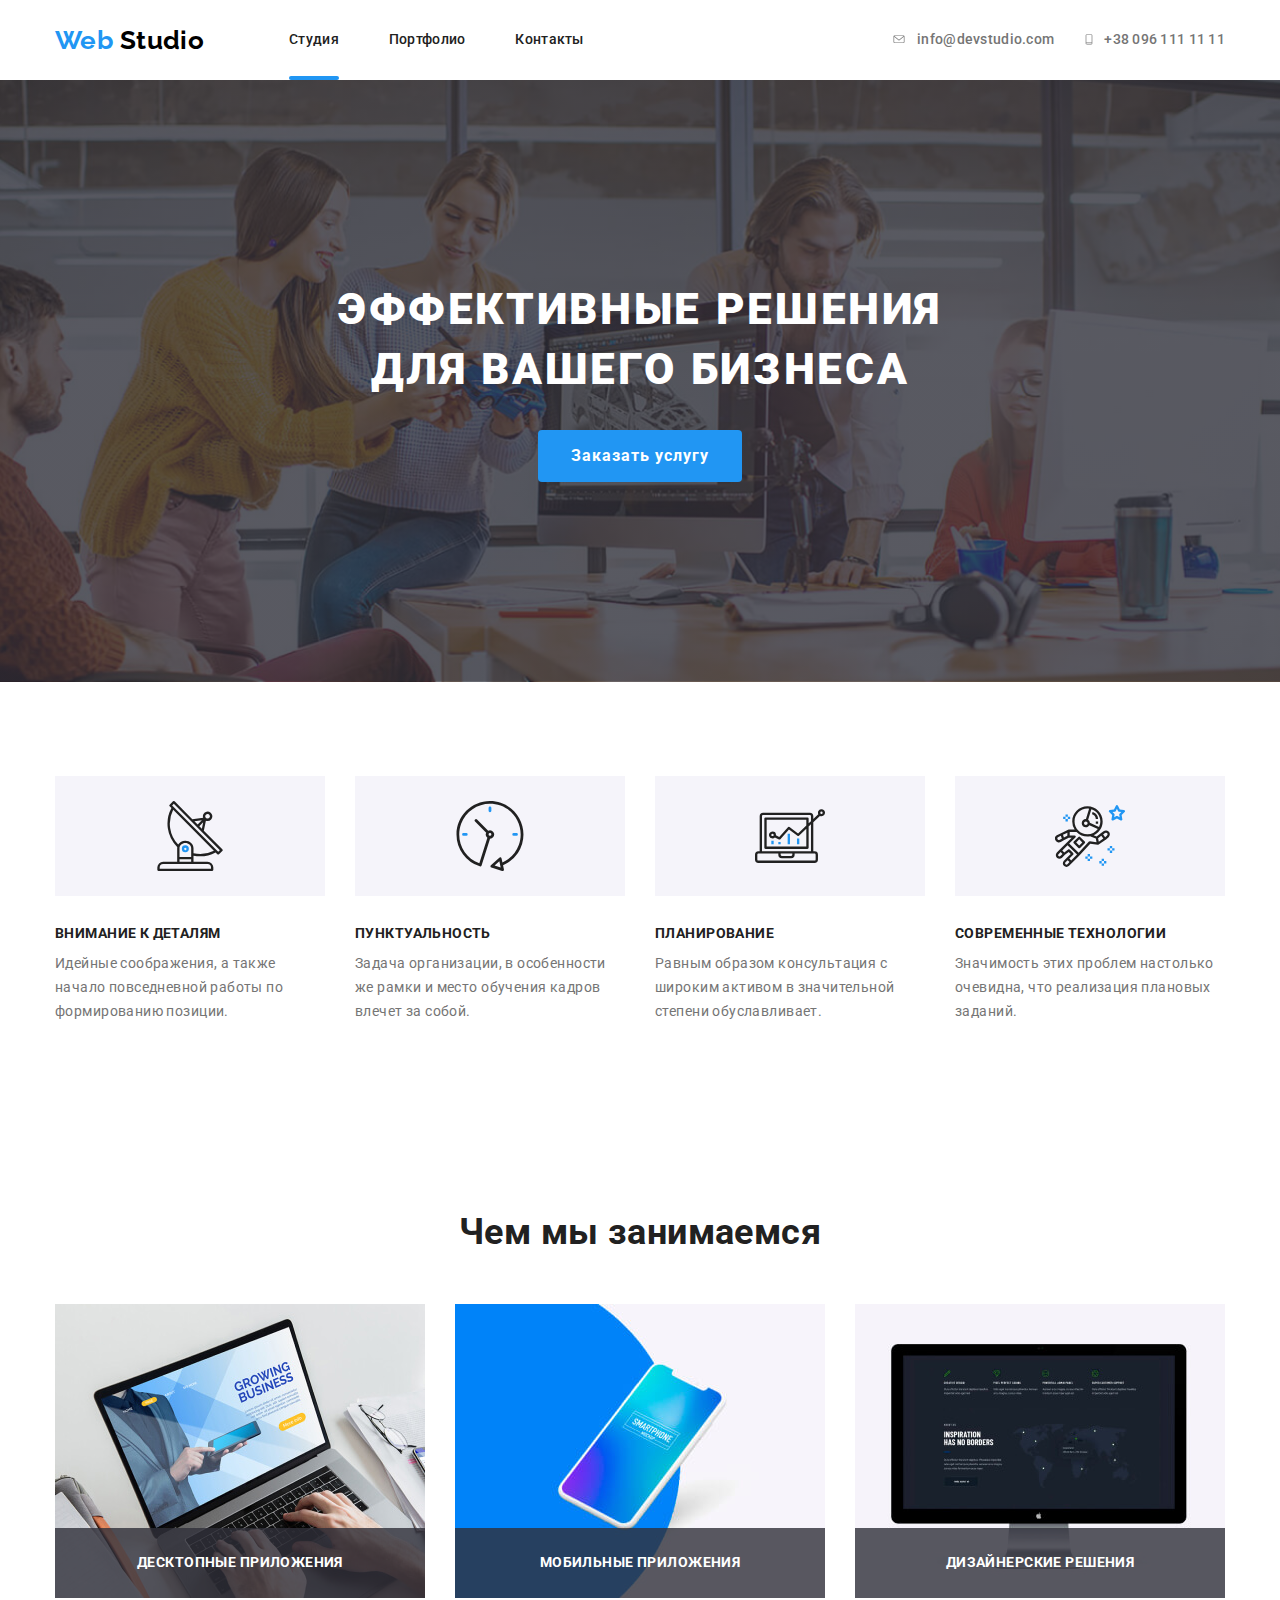
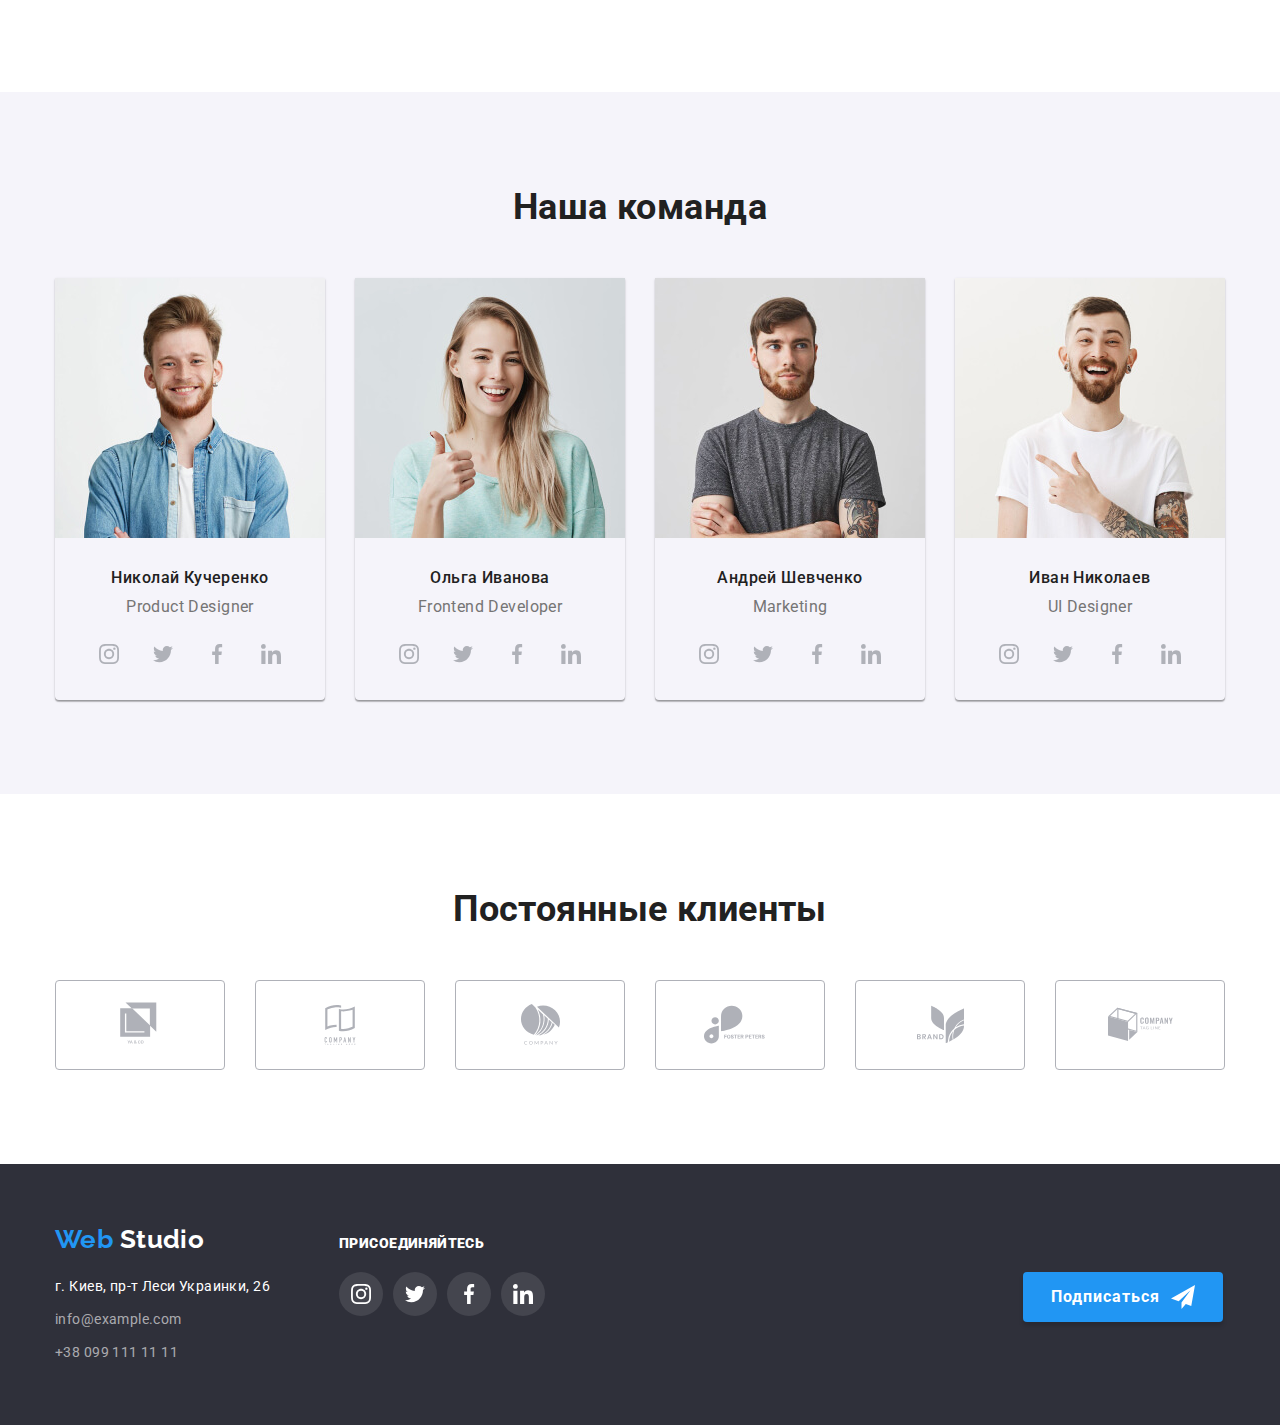
<file: index.html>
<!DOCTYPE html>
<html lang="ru">
  <head>
    <meta charset="UTF-8" />
    <meta name="viewport" content="width=device-width, initial-scale=1.0" />
    <title>Document</title>
    <link
      href="https://fonts.googleapis.com/css2?family=Raleway:wght@700&family=Roboto:wght@400;500;700;900&display=swap"
      rel="stylesheet"
    />
    <link rel="stylesheet" href="./css/normalize.css" />
    <link rel="stylesheet" href="./css/style.css" />
  </head>
  <body>
    <!--Шапка страницы ======================================================================================-->
    <header class="header">
      <div class="container">
        <nav class="nav">
          <a class="logo link" lang="en" href="./index.html"
            ><span class="logo-web">Web</span> Studio</a
          >
          <ul class="nav-list list">
            <li class="nav-list-item">
              <a class="nav-list-link link nav-active-page" href="./index.html"
                >Студия</a
              >
            </li>
            <li class="nav-list-item">
              <a class="nav-list-link link" href="./portfolio.html"
                >Портфолио</a
              >
            </li>
            <li class="nav-list-item">
              <a class="nav-list-link link" href="">Контакты</a>
            </li>
          </ul>
        </nav>
        <ul class="header-contacts list">
          <li class="header-contacts-item">
            <a
              class="header-contacts-link link addres"
              href="mailto:info@devstudio.com"
            >
              <svg
                class="header-contacts-envelope-icon"
                width="16px"
                height="11px"
              >
                <use href="./images/sprite.svg#envelope"></use>
              </svg>
              info@devstudio.com</a
            >
          </li>
          <li class="header-contacts-item">
            <a
              class="header-contacts-link link addres"
              href="tel:+380961111111"
            >
              <svg class="header-contacts-tel-icon" width="10px" height="15px">
                <use href="./images/sprite.svg#tel"></use>
              </svg>
              +38 096 111 11 11</a
            >
          </li>
        </ul>
      </div>
    </header>
    <main>
      <!--Секция Герой ===================================================================-->
      <section class="hero section">
        <h1 class="title-hero">
          Эффективные решения <br />
          для вашего бизнеса
        </h1>
        <button class="button">Заказать услугу</button>
      </section>

      <!--Секция наши преимущества ======================================================-->
      <section class="advantages section">
        <div class="container">
          <h2 class="title" hidden>Наши преимущества</h2>
          <ul class="advantages-list list">
            <li class="advantages-list-item">
              <div class="advantages-icon-box">
                <svg class="advantages-icon">
                  <use href="./images/sprite.svg#antenna"></use>
                </svg>
              </div>

              <h3 class="advantages-list-name">Внимание к деталям</h3>
              <p class="advantages-description">
                Идейные соображения, а также начало повседневной работы по
                формированию позиции.
              </p>
            </li>
            <li class="advantages-list-item">
              <div class="advantages-icon-box">
                <svg class="advantages-icon">
                  <use href="./images/sprite.svg#clock"></use>
                </svg>
              </div>
              <h3 class="advantages-list-name">Пунктуальность</h3>
              <p class="advantages-description">
                Задача организации, в особенности же рамки и место обучения
                кадров влечет за собой.
              </p>
            </li>
            <li class="advantages-list-item">
              <div class="advantages-icon-box">
                <svg class="advantages-icon">
                  <use href="./images/sprite.svg#diagram"></use>
                </svg>
              </div>
              <h3 class="advantages-list-name">Планирование</h3>
              <p class="advantages-description">
                Равным образом консультация с широким активом в значительной
                степени обуславливает.
              </p>
            </li>
            <li class="advantages-list-item">
              <div class="advantages-icon-box">
                <svg class="advantages-icon">
                  <use href="./images/sprite.svg#astronaut"></use>
                </svg>
              </div>
              <h3 class="advantages-list-name">Современные технологии</h3>
              <p class="advantages-description">
                Значимость этих проблем настолько очевидна, что реализация
                плановых заданий.
              </p>
            </li>
          </ul>
        </div>
      </section>
      <!--Чем мы занимаемся ==============================================================-->
      <section class="we-doing section">
        <h2 class="title">Чем мы занимаемся</h2>
        <div class="container">
          <ul class="we-doing-list list">
            <li class="we-doing-list-item">
              <img
                class="we-doing-img"
                src="./images/desktopapplications.jpg"
                alt="Ноутбук на столе"
                width="370"
                height="294"
              />
              <p class="we-doing-description">Десктопные приложения</p>
            </li>
            <li class="we-doing-list-item">
              <img
                class="we-doing-img"
                src="./images/mobileapplications.jpg"
                alt="Смартфон"
                width="370"
                height="294"
              />
              <p class="we-doing-description">Мобильные приложения</p>
            </li>
            <li class="we-doing-list-item">
              <img
                class="we-doing-img"
                src="./images/designsolutions.jpg"
                alt="Монитор"
                width="370"
                height="294"
              />
              <p class="we-doing-description">Дизайнерские решения</p>
            </li>
          </ul>
        </div>
      </section>
      <!--Наша команда-->
      <section class="our-team section">
        <h2 class="title">Наша команда</h2>
        <div class="container">
          <ul class="our-team-list list">
            <li class="our-team-item">
              <img
                class="our-team-img"
                src="./images/productdesigner.jpg"
                alt="Фото Николая Кучеренко"
                width="270"
                height="260"
              />
              <h3 class="our-team-name">Николай Кучеренко</h3>
              <p class="our-team-profession" lang="en">Product Designer</p>
              <ul class="our-team-social-list list">
                <li class="our-team-social-item">
                  <a
                    class="our-team-social-link link"
                    href=""
                    aria-label="иконка Инстаграма"
                  >
                    <svg class="our-team-social-icon">
                      <use href="./images/sprite.svg#instagram"></use>
                    </svg>
                  </a>
                </li>
                <li class="our-team-social-item">
                  <a
                    class="our-team-social-link link"
                    href=""
                    aria-label="иконка Твиттера"
                  >
                    <svg class="our-team-social-icon">
                      <use href="./images/sprite.svg#twitter"></use>
                    </svg>
                  </a>
                </li>
                <li class="our-team-social-item">
                  <a
                    class="our-team-social-link link"
                    href=""
                    aria-label="иконка Фейсбука"
                  >
                    <svg class="our-team-social-icon">
                      <use href="./images/sprite.svg#facebook"></use>
                    </svg>
                  </a>
                </li>
                <li class="our-team-social-item">
                  <a
                    class="our-team-social-link link"
                    href=""
                    aria-label="иконка Линкедина"
                  >
                    <svg class="our-team-social-icon">
                      <use href="./images/sprite.svg#linkedin"></use>
                    </svg>
                  </a>
                </li>
              </ul>
            </li>
            <li class="our-team-item">
              <img
                class="our-team-img"
                src="./images/frontenddeveloper.jpg"
                alt="Фото Ольги Ивановой"
                width="270"
                height="260"
              />
              <h3 class="our-team-name">Ольга Иванова</h3>
              <p class="our-team-profession" lang="en">Frontend Developer</p>
              <ul class="our-team-social-list list">
                <li class="our-team-social-item">
                  <a
                    class="our-team-social-link link"
                    href=""
                    aria-label="иконка Инстаграма"
                  >
                    <svg class="our-team-social-icon">
                      <use href="./images/sprite.svg#instagram"></use>
                    </svg>
                  </a>
                </li>
                <li class="our-team-social-item">
                  <a
                    class="our-team-social-link link"
                    href=""
                    aria-label="иконка Твиттера"
                  >
                    <svg class="our-team-social-icon">
                      <use href="./images/sprite.svg#twitter"></use>
                    </svg>
                  </a>
                </li>
                <li class="our-team-social-item">
                  <a
                    class="our-team-social-link link"
                    href=""
                    aria-label="иконка Фейсбука"
                  >
                    <svg class="our-team-social-icon">
                      <use href="./images/sprite.svg#facebook"></use>
                    </svg>
                  </a>
                </li>
                <li class="our-team-social-item">
                  <a
                    class="our-team-social-link link"
                    href=""
                    aria-label="иконка Линкедина"
                  >
                    <svg class="our-team-social-icon">
                      <use href="./images/sprite.svg#linkedin"></use>
                    </svg>
                  </a>
                </li>
              </ul>
            </li>
            <li class="our-team-item">
              <img
                class="our-team-img"
                src="./images/marketing1.jpg"
                alt="Фото Андрея Шевченка"
                width="270"
                height="260"
              />
              <h3 class="our-team-name">Андрей Шевченко</h3>
              <p class="our-team-profession" lang="en">Marketing</p>
              <ul class="our-team-social-list list">
                <li class="our-team-social-item">
                  <a
                    class="our-team-social-link link"
                    href=""
                    aria-label="иконка Инстаграма"
                  >
                    <svg class="our-team-social-icon">
                      <use href="./images/sprite.svg#instagram"></use>
                    </svg>
                  </a>
                </li>
                <li class="our-team-social-item">
                  <a
                    class="our-team-social-link link"
                    href=""
                    aria-label="иконка Твиттера"
                  >
                    <svg class="our-team-social-icon">
                      <use href="./images/sprite.svg#twitter"></use>
                    </svg>
                  </a>
                </li>
                <li class="our-team-social-item">
                  <a
                    class="our-team-social-link link"
                    href=""
                    aria-label="иконка Фейсбука"
                  >
                    <svg class="our-team-social-icon">
                      <use href="./images/sprite.svg#facebook"></use>
                    </svg>
                  </a>
                </li>
                <li class="our-team-social-item">
                  <a
                    class="our-team-social-link link"
                    href=""
                    aria-label="иконка Линкедина"
                  >
                    <svg class="our-team-social-icon">
                      <use href="./images/sprite.svg#linkedin"></use>
                    </svg>
                  </a>
                </li>
              </ul>
            </li>
            <li class="our-team-item">
              <img
                class="our-team-img"
                src="./images/uidesigner.jpg"
                alt="Фото Ивана Николаева"
                width="270"
                height="260"
              />
              <h3 class="our-team-name">Иван Николаев</h3>
              <p class="our-team-profession" lang="en">UI Designer</p>
              <ul class="our-team-social-list list">
                <li class="our-team-social-item">
                  <a
                    class="our-team-social-link link"
                    href=""
                    aria-label="иконка Инстаграма"
                  >
                    <svg class="our-team-social-icon">
                      <use href="./images/sprite.svg#instagram"></use>
                    </svg>
                  </a>
                </li>
                <li class="our-team-social-item">
                  <a
                    class="our-team-social-link link"
                    href=""
                    aria-label="иконка Твиттера"
                  >
                    <svg class="our-team-social-icon">
                      <use href="./images/sprite.svg#twitter"></use>
                    </svg>
                  </a>
                </li>
                <li class="our-team-social-item">
                  <a
                    class="our-team-social-link link"
                    href=""
                    aria-label="иконка Фейсбука"
                  >
                    <svg class="our-team-social-icon">
                      <use href="./images/sprite.svg#facebook"></use>
                    </svg>
                  </a>
                </li>
                <li class="our-team-social-item">
                  <a
                    class="our-team-social-link link"
                    href=""
                    aria-label="иконка Линкедина"
                  >
                    <svg class="our-team-social-icon">
                      <use href="./images/sprite.svg#linkedin"></use>
                    </svg>
                  </a>
                </li>
              </ul>
            </li>
          </ul>
        </div>
      </section>
      <!-- Постоянные клиенты ========================================================== -->
      <section class="client section">
        <h2 class="title">Постоянные клиенты</h2>
        <div class="container">
          <ul class="client-list list">
            <li class="client-list-item">
              <a class="client-list-link link" href="" target="_blank">
                <svg class="client-icon" width="44px" height="49px">
                  <use href="./images/sprite.svg#logo-1"></use>
                </svg>
              </a>
            </li>
            <li class="client-list-item">
              <a class="client-list-link link" href="" target="_blank"
                ><svg class="client-icon" width="40px" height="52px">
                  <use href="./images/sprite.svg#logo-2"></use>
                </svg>
              </a>
            </li>
            <li class="client-list-item">
              <a class="client-list-link link" href="" target="_blank"
                ><svg class="client-icon" width="41px" height="43px">
                  <use href="./images/sprite.svg#logo-3"></use>
                </svg>
              </a>
            </li>
            <li class="client-list-item">
              <a class="client-list-link link" href="" target="_blank"
                ><svg class="client-icon" width="110px" height="72px">
                  <use href="./images/sprite.svg#logo-4"></use>
                </svg>
              </a>
            </li>
            <li class="client-list-item">
              <a class="client-list-link link" href="" target="_blank"
                ><svg class="client-icon" width="59px" height="47px">
                  <use href="./images/sprite.svg#logo-5"></use>
                </svg>
              </a>
            </li>
            <li class="client-list-item">
              <a class="client-list-link link" href="" target="_blank"
                ><svg class="client-icon" width="109px" height="65px">
                  <use href="./images/sprite.svg#logo-6"></use>
                </svg>
              </a>
            </li>
          </ul>
        </div>
      </section>
    </main>
    <!--Подвал страницы ==========================================================-->
    <footer class="footer">
      <div class="container">
        <div class="footer-logo-addres">
          <a class="footer-logo link" lang="en" href="/"
            ><span class="logo-web">Web</span> Studio</a
          >
          <ul class="footer-address">
            <li class="footer-address-list list">
              <address>
                <a
                  class="footer-address-map link"
                  href="https://goo.gl/maps/NYQeoohzYoHwTypw7"
                  target="_blank"
                  >г. Киев, пр-т Леси Украинки, 26</a
                >
              </address>
            </li>
            <li class="footer-address-list list">
              <a class="footer-address-mail link" href="mailto:info@example.com"
                >info@example.com</a
              >
            </li>
            <li class="footer-address-list list">
              <a class="footer-address-tel link" href="tel:+380991111111"
                >+38 099 111 11 11</a
              >
            </li>
          </ul>
        </div>
        <div class="footer-join">
          <p class="join"><b>ПРИСОЕДИНЯЙТЕСЬ</b></p>
          <ul class="footer-social-list list">
            <li class="footer-social-item">
              <a
                class="footer-social-link link"
                href=""
                aria-label="иконка Инстаграма"
              >
                <svg class="footer-social-icon">
                  <use href="./images/sprite.svg#instagram"></use>
                </svg>
              </a>
            </li>
            <li class="footer-social-item">
              <a
                class="footer-social-link link"
                href=""
                aria-label="иконка Твиттера"
              >
                <svg class="footer-social-icon">
                  <use href="./images/sprite.svg#twitter"></use>
                </svg>
              </a>
            </li>
            <li class="footer-social-item">
              <a
                class="footer-social-link link"
                href=""
                aria-label="иконка Фейсбука"
              >
                <svg class="footer-social-icon">
                  <use href="./images/sprite.svg#facebook"></use>
                </svg>
              </a>
            </li>
            <li class="footer-social-item">
              <a
                class="footer-social-link link"
                href=""
                aria-label="иконка Линкедина"
              >
                <svg class="footer-social-icon">
                  <use href="./images/sprite.svg#linkedin"></use>
                </svg>
              </a>
            </li>
          </ul>
        </div>
        <div class="footer-subscribe">
          <button class="subscribe">
            Подписаться
            <svg class="footer-subscribe-icon">
              <use href="./images/sprite.svg#icon-send"></use>
            </svg>
          </button>
        </div>
      </div>
    </footer>
  </body>
</html>
</file>
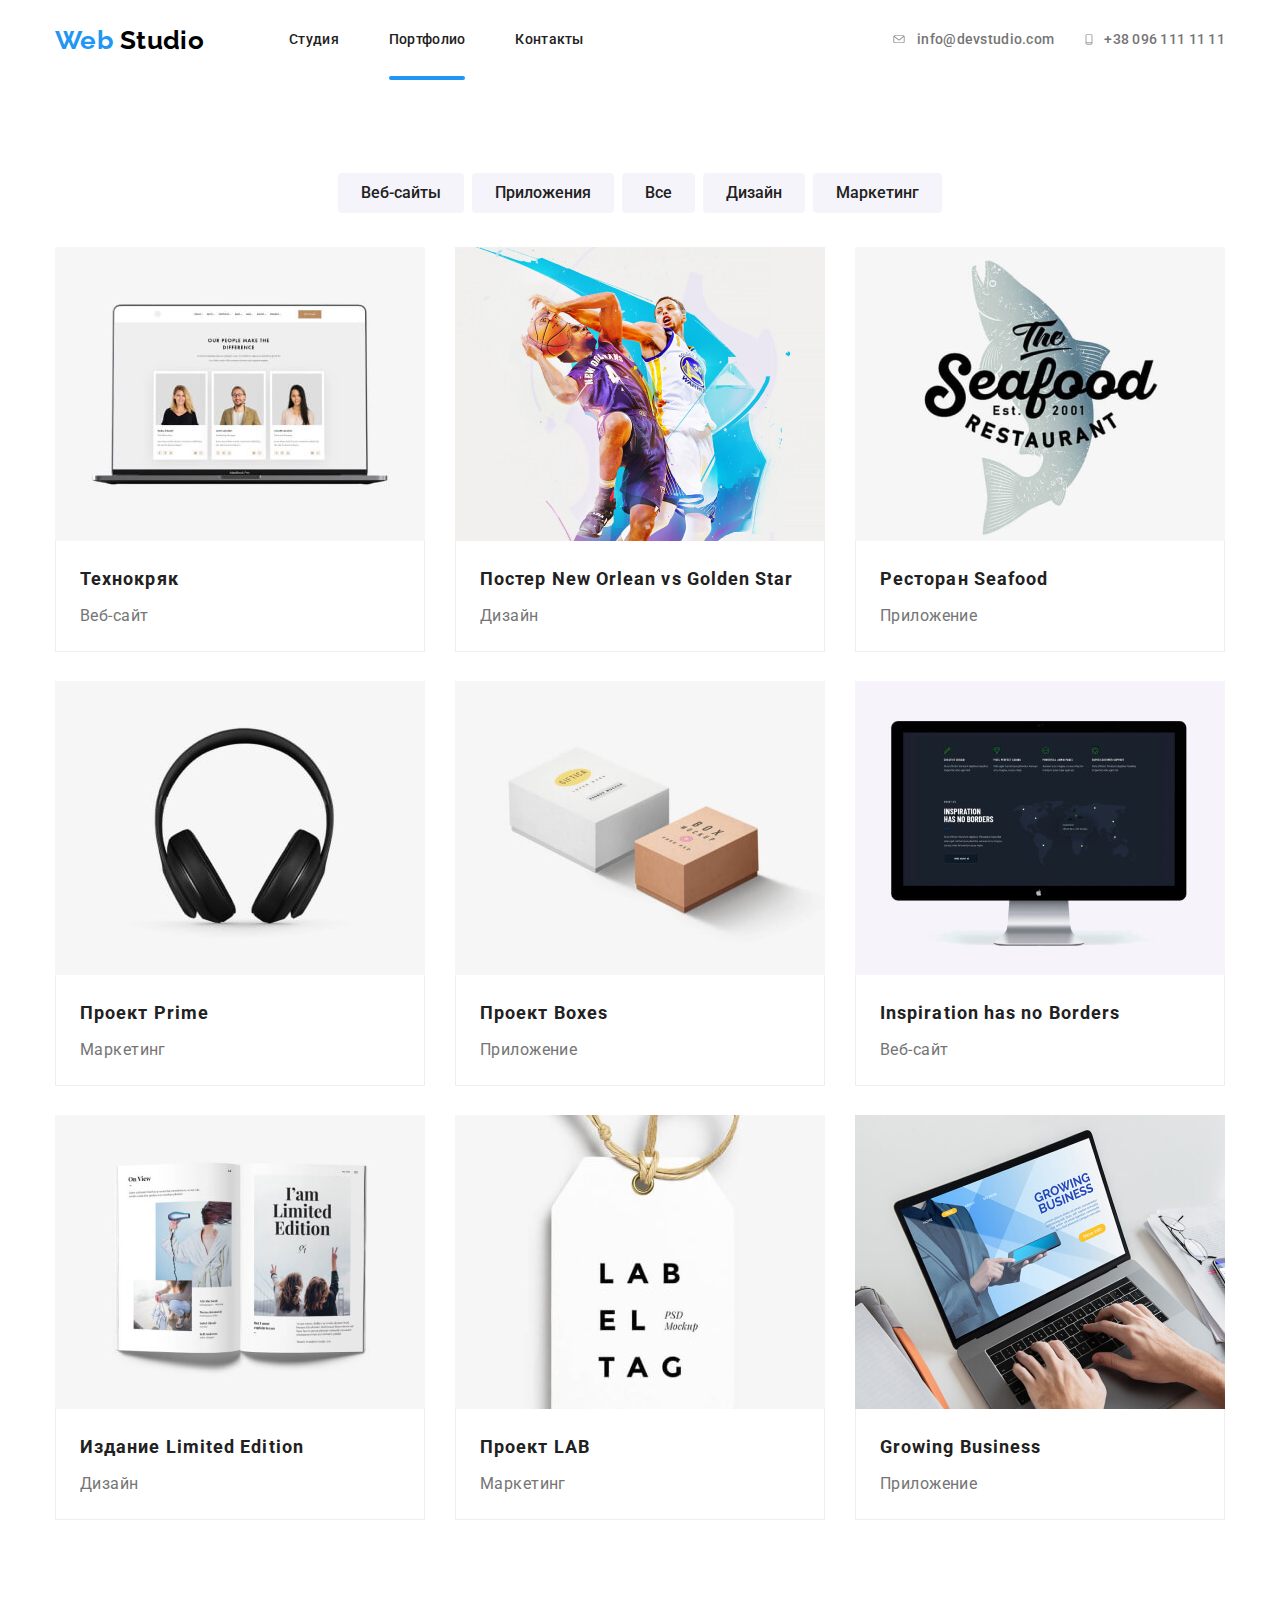
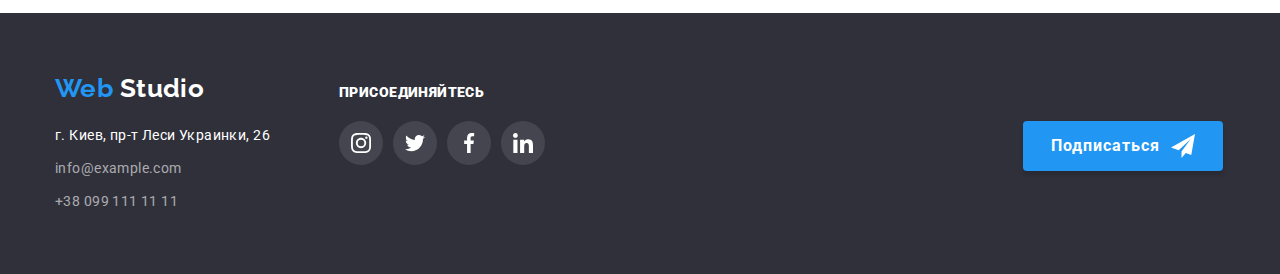
<file: portfolio.html>
<!DOCTYPE html>
<html lang="ru">
  <head>
    <meta charset="UTF-8" />
    <meta name="viewport" content="width=device-width, initial-scale=1.0" />
    <title>Document</title>
    <link
      href="https://fonts.googleapis.com/css2?family=Raleway:wght@700&family=Roboto:wght@400;500;700;900&display=swap"
      rel="stylesheet"
    />
    <link rel="stylesheet" href="./css/normalize.css" />
    <link rel="stylesheet" href="./css/style.css" />
  </head>
  <body>
    <!--Шапка страницы-->
    <header class="header">
      <div class="container">
        <nav class="nav">
          <a class="logo link" lang="en" href="./index.html"
            ><span class="logo-web">Web</span> Studio</a
          >
          <ul class="nav-list list">
            <li class="nav-list-item">
              <a class="nav-list-link link" href="./index.html">Студия</a>
            </li>
            <li class="nav-list-item">
              <a
                class="nav-list-link link nav-active-page"
                href="./portfolio.html"
                >Портфолио</a
              >
            </li>
            <li class="nav-list-item">
              <a class="nav-list-link link" href="">Контакты</a>
            </li>
          </ul>
        </nav>
        <ul class="header-contacts list">
          <li class="header-contacts-item">
            <a
              class="header-contacts-link link addres"
              href="mailto:info@devstudio.com"
            >
              <svg
                class="header-contacts-envelope-icon"
                width="16px"
                height="11px"
              >
                <use href="./images/sprite.svg#envelope"></use>
              </svg>
              info@devstudio.com</a
            >
          </li>
          <li class="header-contacts-item">
            <a
              class="header-contacts-link link addres"
              href="tel:+380961111111"
            >
              <svg class="header-contacts-tel-icon" width="10px" height="15px">
                <use href="./images/sprite.svg#tel"></use>
              </svg>
              +38 096 111 11 11</a
            >
          </li>
        </ul>
      </div>
    </header>
    <main>
      <!--Cекция Портфолио==============================================================-->
      <!--Фильтры-->
      <section class="filter">
        <h1 hidden>Портфолио</h1>
        <div class="container section-filter-button">
          <ul class="filter-button-list list">
            <li class="filter-button-item">
              <button class="filter-button link" type="button">
                Веб-сайты
              </button>
            </li>
            <li class="filter-button-item">
              <button class="filter-button link" type="button">
                Приложения
              </button>
            </li>
            <li class="filter-button-item">
              <button class="filter-button link" type="button">Все</button>
            </li>
            <li class="filter-button-item">
              <button class="filter-button link" type="button">Дизайн</button>
            </li>
            <li class="filter-button-item">
              <button class="filter-button link" type="button">
                Маркетинг
              </button>
            </li>
          </ul>
        </div>

        <!--Примеры работ-->
        <div class="container section-work-examples">
          <ul class="work-examples-list list">
            <li class="work-examples-item">
              <a class="work-examples-link link" href="">
                <div class="work-examples-overlay">
                  <img
                    src="./images/potfolio-images/project1.jpg"
                    alt="ноутбук с изображением сайта"
                    width="370"
                    height="294"
                  />
                  <p class="work-examples-description">
                    Технокряк это современная площадка распространения
                    коронавируса. Компании используют эту платформу для
                    цифрового шпионажа и атак на защищённые сервера конкурентов.
                  </p>
                </div>
                <div class="work-examples-title-subtitle">
                  <h2 class="work-examples-title">Технокряк</h2>
                  <p class="work-examples-subtitle">Веб-сайт</p>
                </div>
              </a>
            </li>
            <li class="work-examples-item">
              <a class="work-examples-link link" href="">
                <div class="work-examples-overlay">
                  <img
                    src="./images/potfolio-images/project2.jpg"
                    alt="игра в баскетбол"
                    width="370"
                    height="294"
                  />
                  <p class="work-examples-description">
                    Технокряк это современная площадка распространения
                    коронавируса. Компании используют эту платформу для
                    цифрового шпионажа и атак на защищённые сервера конкурентов.
                  </p>
                </div>
                <div class="work-examples-title-subtitle">
                  <h2 class="work-examples-title">
                    Постер <span lang="en">New Orlean vs Golden Star</span>
                  </h2>
                  <p class="work-examples-subtitle">Дизайн</p>
                </div>
              </a>
            </li>
            <li class="work-examples-item">
              <a class="work-examples-link link" href="">
                <div class="work-examples-overlay">
                  <img
                    src="./images/potfolio-images/project3.jpg"
                    alt="логотип ресторана"
                    width="370"
                    height="294"
                  />
                  <p class="work-examples-description">
                    Технокряк это современная площадка распространения
                    коронавируса. Компании используют эту платформу для
                    цифрового шпионажа и атак на защищённые сервера конкурентов.
                  </p>
                </div>

                <div class="work-examples-title-subtitle">
                  <h2 class="work-examples-title">
                    Ресторан <span lang="en">Seafood</span>
                  </h2>
                  <p class="work-examples-subtitle">Приложение</p>
                </div>
              </a>
            </li>
            <li class="work-examples-item">
              <a class="work-examples-link link" href="">
                <div class="work-examples-overlay">
                  <img
                    src="./images/potfolio-images/project4.jpg"
                    alt="наушники"
                    width="370"
                    height="294"
                  />
                  <p class="work-examples-description">
                    Технокряк это современная площадка распространения
                    коронавируса. Компании используют эту платформу для
                    цифрового шпионажа и атак на защищённые сервера конкурентов.
                  </p>
                </div>

                <div class="work-examples-title-subtitle">
                  <h2 class="work-examples-title">
                    Проект <span lang="en">Prime</span>
                  </h2>
                  <p class="work-examples-subtitle">Маркетинг</p>
                </div>
              </a>
            </li>
            <li class="work-examples-item">
              <a class="work-examples-link link" href="">
                <div class="work-examples-overlay">
                  <img
                    src="./images/potfolio-images/project5.jpg"
                    alt="картонные коробки"
                    width="370"
                    height="294"
                  />
                  <p class="work-examples-description">
                    Технокряк это современная площадка распространения
                    коронавируса. Компании используют эту платформу для
                    цифрового шпионажа и атак на защищённые сервера конкурентов.
                  </p>
                </div>
                <div class="work-examples-title-subtitle">
                  <h2 class="work-examples-title">
                    Проект <span lang="en">Boxes</span>
                  </h2>
                  <p class="work-examples-subtitle">Приложение</p>
                </div>
              </a>
            </li>
            <li class="work-examples-item">
              <a class="work-examples-link link" href="">
                <div class="work-examples-overlay">
                  <img
                    src="./images/potfolio-images/project6.jpg"
                    alt="монитор"
                    width="370"
                    height="294"
                  />
                  <p class="work-examples-description">
                    Технокряк это современная площадка распространения
                    коронавируса. Компании используют эту платформу для
                    цифрового шпионажа и атак на защищённые сервера конкурентов.
                  </p>
                </div>
                <div class="work-examples-title-subtitle">
                  <h2 class="work-examples-title" lang="en">
                    Inspiration has no Borders
                  </h2>
                  <p class="work-examples-subtitle">Веб-сайт</p>
                </div>
              </a>
            </li>
            <li class="work-examples-item">
              <a class="work-examples-link link" href="">
                <div class="work-examples-overlay">
                  <img
                    src="./images/potfolio-images/project7.jpg"
                    alt="журнал"
                    width="370"
                    height="294"
                  />
                  <p class="work-examples-description">
                    Технокряк это современная площадка распространения
                    коронавируса. Компании используют эту платформу для
                    цифрового шпионажа и атак на защищённые сервера конкурентов.
                  </p>
                </div>
                <div class="work-examples-title-subtitle">
                  <h2 class="work-examples-title">
                    Издание <span lang="en">Limited Edition</span>
                  </h2>
                  <p class="work-examples-subtitle">Дизайн</p>
                </div>
              </a>
            </li>
            <li class="work-examples-item">
              <a class="work-examples-link link" href="">
                <div class="work-examples-overlay">
                  <img
                    src="./images/potfolio-images/project8.jpg"
                    alt="этикетка"
                    width="370"
                    height="294"
                  />
                  <p class="work-examples-description">
                    Технокряк это современная площадка распространения
                    коронавируса. Компании используют эту платформу для
                    цифрового шпионажа и атак на защищённые сервера конкурентов.
                  </p>
                </div>
                <div class="work-examples-title-subtitle">
                  <h2 class="work-examples-title">
                    Проект <span lang="en">LAB</span>
                  </h2>
                  <p class="work-examples-subtitle">Маркетинг</p>
                </div>
              </a>
            </li>
            <li class="work-examples-item">
              <a class="work-examples-link link" href="">
                <div class="work-examples-overlay">
                  <img
                    src="./images/potfolio-images/project9.jpg"
                    alt="ноутбук на столе"
                    width="370"
                    height="294"
                  />
                  <p class="work-examples-description">
                    Технокряк это современная площадка распространения
                    коронавируса. Компании используют эту платформу для
                    цифрового шпионажа и атак на защищённые сервера конкурентов.
                  </p>
                </div>
                <div class="work-examples-title-subtitle">
                  <h2 class="work-examples-title" lang="en">
                    Growing Business
                  </h2>
                  <p class="work-examples-subtitle">Приложение</p>
                </div>
              </a>
            </li>
          </ul>
        </div>
      </section>
    </main>
    <!--Подвал страницы-->
    <footer class="footer">
      <div class="container">
        <div class="footer-logo-addres">
          <a class="footer-logo link" lang="en" href="/"
            ><span class="logo-web">Web</span> Studio</a
          >
          <ul class="footer-address">
            <li class="footer-address-list list">
              <address>
                <a
                  class="footer-address-map link"
                  href="https://goo.gl/maps/NYQeoohzYoHwTypw7"
                  target="_blank"
                  >г. Киев, пр-т Леси Украинки, 26</a
                >
              </address>
            </li>
            <li class="footer-address-list list">
              <a class="footer-address-mail link" href="mailto:info@example.com"
                >info@example.com</a
              >
            </li>
            <li class="footer-address-list list">
              <a class="footer-address-tel link" href="tel:+380991111111"
                >+38 099 111 11 11</a
              >
            </li>
          </ul>
        </div>
        <div class="footer-join">
          <p class="join"><b>ПРИСОЕДИНЯЙТЕСЬ</b></p>
          <ul class="footer-social-list list">
            <li class="footer-social-item">
              <a
                class="footer-social-link link"
                href=""
                aria-label="иконка Инстаграма"
              >
                <svg class="footer-social-icon">
                  <use href="./images/sprite.svg#instagram"></use>
                </svg>
              </a>
            </li>
            <li class="footer-social-item">
              <a
                class="footer-social-link link"
                href=""
                aria-label="иконка Твиттера"
              >
                <svg class="footer-social-icon">
                  <use href="./images/sprite.svg#twitter"></use>
                </svg>
              </a>
            </li>
            <li class="footer-social-item">
              <a
                class="footer-social-link link"
                href=""
                aria-label="иконка Фейсбука"
              >
                <svg class="footer-social-icon">
                  <use href="./images/sprite.svg#facebook"></use>
                </svg>
              </a>
            </li>
            <li class="footer-social-item">
              <a
                class="footer-social-link link"
                href=""
                aria-label="иконка Линкедина"
              >
                <svg class="footer-social-icon">
                  <use href="./images/sprite.svg#linkedin"></use>
                </svg>
              </a>
            </li>
          </ul>
        </div>
        <div class="footer-subscribe">
          <button class="subscribe">
            Подписаться
            <svg class="footer-subscribe-icon">
              <use href="./images/sprite.svg#icon-send"></use>
            </svg>
          </button>
        </div>
      </div>
    </footer>
  </body>
</html>
</file>
<file: css/style.css>
body {
  background-color: var(--primary-bgr-color);
  color: var(--primary-title-color);
  font-family: var(--main-font);
  font-size: 14px;
  letter-spacing: 0.03em;
  margin: 0;
}
/* цвет основного текста заголовков (nav, h2-6) #212121; */
/* цвет основного текста (p, a) #757575; */
/* белый цвет на темном фоне (h1, p, btn, (блок3)) #FFFFFF; */
/* акцент (btn, logo, a) #2196F3 */
/* цвет лого #000000 */
/* цвет адреса подвала  rgba(255, 255, 255, 0.6) */

/* цвет основного фона #FFFFFF */
/* цвет вторичного (белого) фона #F5F4FA; */
/* цвет вторичного (серого) фона rgba(47, 48, 58, 0.8) */
/* фон подвала #2F303A */

/* ROOT */
:root {
  --main-font: "Roboto", sans-serif;
  --secondary-font: "Raleway", sans-serif;
  --primary-title-color: #212121;
  --primary-text-color: #757575;
  --secondary-white-text-color: #ffffff;
  --accent-color: #2196f3;
  --footer-address-text-color: rgba(255, 255, 255, 0.6);
  --primary-bgr-color: #ffffff;
  --primary-bgr-filter-btn-color: #f5f4fa;
  --secondary-bgr-color: rgba(47, 48, 58, 0.8);
  --footer-bgr-color: #2f303a;

  --transition-color: color 250ms cubic-bezier(0.4, 0, 0.2, 1);
  --transition-bgr-color: background-color 250ms cubic-bezier(0.4, 0, 0.2, 1);
}

html {
  box-sizing: border-box;
}

*,
*::before,
*::after {
  box-sizing: inherit;
  margin: 0;
  padding: 0;
}
h1 {
  margin: 0;
}
h2 {
  margin-bottom: 50px;
}
h3 {
  margin-bottom: 10px;
}

img {
  display: block;
}

.section {
  padding-top: 94px;
  padding-bottom: 94px;
}

/* RESET decoration */
.link {
  text-decoration: none;
  display: block;
}
.list {
  list-style: none;
}

/* Шапка страницы ======================================= */
/* Оформление логотипа */
.container {
  width: 1200px;
  padding-left: 15px;
  padding-right: 15px;
  margin-left: auto;
  margin-right: auto;
}

.header .container {
  display: flex;
  align-items: center;
  justify-content: space-between;
}

.logo,
.logo-web {
  font-family: var(--secondary-font);
  font-weight: 700;
  font-size: 26px;
  line-height: 1.19;
  color: #000000;
}
.logo-web {
  color: var(--accent-color);
}
.logo {
  margin-right: 85px;
}
/* Оформление nav ========================================== */

.nav {
  display: flex;
  align-items: center;
}
.nav-list {
  display: flex;
}
.nav-list-link {
  position: relative;
  padding-top: 32px;
  padding-bottom: 32px;
  color: var(--primary-title-color);
  font-weight: 500;
  line-height: 1.14;
  letter-spacing: 0.02em;
  transition: var(--transition-color);
}

.nav-list-link:hover,
.nav-list-link:focus {
  color: var(--accent-color);
  cursor: pointer;
}

.nav-list-item:not(:last-child) {
  margin-right: 50px;
}

/* Оформление контактов в хедере ================================== */
.header-contacts-link {
  font-weight: 500;
  line-height: 1.14;
  letter-spacing: 0.02em;
  color: var(--primary-text-color);
  transition: var(--transition-color);
}
.header-contacts-link:hover,
.header-contacts-link:focus,
.header-contacts-link:hover .header-contacts-envelope-icon,
.header-contacts-link:focus .header-contacts-envelope-icon,
.header-contacts-link:hover .header-contacts-tel-icon,
.header-contacts-link:focus .header-contacts-tel-icon {
  color: var(--accent-color);
  fill: var(--accent-color);
}

.header-contacts {
  display: flex;
  align-items: center;
}

.header-contacts-link {
  display: flex;
  align-items: center;
}

.header-contacts-item:not(:last-child) {
  margin-right: 30px;
}
.header-contacts-envelope-icon,
.header-contacts-tel-icon {
  margin-right: 10px;
  fill: var(--primary-text-color);
}

.addres {
  padding-top: 32px;
  padding-bottom: 32px;
}

.nav-active-page::after {
  content: "";
  display: block;
  position: absolute;
  width: 100%;
  height: 4px;
  left: 0;
  bottom: 0;
  background: var(--accent-color);
  border-radius: 2px;
}

/* Оформление секции ГЕРОЙ ======================*/
.hero {
  max-width: 1600px;
  margin-left: auto;
  margin-right: auto;
  padding-top: 200px;
  padding-bottom: 200px;
  text-align: center;
  background-image: linear-gradient(
      var(--secondary-bgr-color),
      var(--secondary-bgr-color)
    ),
    url("../images/hero-img.jpg");
  background-repeat: no-repeat;
  background-size: cover;
  background-position: center;
}
.title-hero {
  margin-bottom: 30px;
  font-weight: 900;
  font-size: 44px;
  line-height: 1.36;
  text-align: center;
  letter-spacing: 0.06em;
  text-transform: uppercase;
  color: var(--secondary-white-text-color);
}
.button {
  display: block;
  padding-top: 10px;
  padding-right: 32px;
  padding-bottom: 10px;
  padding-left: 32px;
  margin-right: auto;
  margin-left: auto;
  border-radius: 4px;
  border: 1px solid transparent;
  font-weight: 700;
  font-size: 16px;
  line-height: 1.88;
  align-items: center;
  text-align: center;
  letter-spacing: 0.06em;
  background-color: var(--accent-color);
  color: var(--secondary-white-text-color);
}

/* Оформление секции НАШИ ПРЕИМУЩЕСТВА =================== */

.advantages-list {
  display: flex;
}
.advantages-list-name {
  font-size: 14px;
  font-weight: 700;
  line-height: 1.14;
  text-transform: uppercase;
}

.advantages-description {
  font-weight: 400;
  line-height: 1.71;
  color: var(--primary-text-color);
}

.advantages-list-item {
  width: 270px;
}

.advantages-icon-box {
  width: 270px;
  height: 120px;
  padding: 25px 100px;
  margin-bottom: 30px;
  background-color: #f5f4fa;
}

.advantages-icon {
  display: block;
  width: 70px;
  height: 70px;
}

.advantages-list-item:not(:last-child) {
  margin-right: 30px;
}

/* Оформление секции Чем мы занимаемся */
/* для всех title - h2 */
.title {
  font-weight: 700;
  font-size: 36px;
  line-height: 1.17;
  text-align: center;
}

.we-doing-list {
  display: flex;
}
.we-doing-list-item {
  position: relative;
  width: 370px;
}

.we-doing-list-item:not(:last-child) {
  margin-right: 30px;
}

.we-doing-description {
  position: absolute;
  left: 0;
  bottom: 0;
  width: 100%;
  height: 70px;
  font-weight: 700;
  line-height: 1.14;
  text-align: center;
  text-transform: uppercase;
  padding-top: 27px;
  background-color: var(--secondary-bgr-color);
  color: var(--secondary-white-text-color);
}

.we-doing-img {
  /* display: block;
  position: relative; */
}

/* Оформление секции НАША КОМАНДА */
.our-team {
  background-color: #f5f4fa;
}
.our-team-img {
  display: block;
  margin-bottom: 30px;
}

.our-team-name {
  font-weight: 500;
  font-size: 16px;
  line-height: 1.19;
  text-align: center;
}
.our-team-profession {
  font-weight: 400;
  font-size: 16px;
  margin-bottom: 16px;
  line-height: 1.19;
  text-align: center;
  color: var(--primary-text-color);
}
.our-team-list {
  display: flex;
}

.our-team-item {
  width: 270px;
  box-shadow: 0px 2px 1px rgba(0, 0, 0, 0.2), 0px 1px 1px rgba(0, 0, 0, 0.14),
    0px 1px 3px rgba(0, 0, 0, 0.12);
  border-radius: 0px 0px 4px 4px;
}

.our-team-item:not(:last-child) {
  margin-right: 30px;
}

.our-team-social-list {
  display: flex;
  margin-left: 32px;
}

.our-team-social-item {
  padding-bottom: 24px;
}
.our-team-social-item:not(:last-child) {
  margin-right: 10px;
}

.our-team-social-link {
  display: flex;
  width: 44px;
  height: 44px;
  border-radius: 50%;
  align-items: center;
  justify-content: center;
  transition: var(--transition-bgr-color);
}

.our-team-social-icon {
  width: 20px;
  height: 20px;
  fill: #afb1b8;
}

.our-team-social-link:hover,
.our-team-social-link:focus {
  background-color: var(--accent-color);
}

.our-team-social-link:hover .our-team-social-icon,
.our-team-social-link:focus .our-team-social-icon {
  fill: #ffffff;
}

/* Оформление секции ПОСТОЯННЫЕ КЛИЕНТЫ */
.client-list {
  display: flex;
}

.client-list-link {
  display: flex;
  justify-content: center;
  align-items: center;
  width: 170px;
  height: 90px;
  border-radius: 4px;
  border: 1px solid #afb1b8;
  transition: border-color 250ms cubic-bezier(0.4, 0, 0.2, 1);
}

.client-list-item:not(:last-child) {
  margin-right: 30px;
}

.client-icon {
  margin: auto;
  fill: #afb1b8;
  transition: fill 250ms cubic-bezier(0.4, 0, 0.2, 1);
}
.client-list-link:hover,
.client-list-link:focus,
.client-list-link:hover .client-icon,
.client-list-link:focus .client-icon {
  fill: var(--accent-color);
  border-color: var(--accent-color);
}

/* Оформление ПОДВАЛА страницы */
.footer {
  padding-top: 60px;
  padding-bottom: 60px;
  max-width: 1600px;
  margin-left: auto;
  margin-right: auto;
  background-color: var(--footer-bgr-color);
}
.footer .container {
  display: flex;
}
.footer-logo {
  margin-bottom: 20px;
  font-family: var(--secondary-font);
  font-weight: 700;
  font-size: 26px;
  line-height: 1.19;
  color: var(--secondary-white-text-color);
}
.footer-address-map {
  font-style: normal;
  font-weight: 400;
  line-height: 1.71;
  color: var(--secondary-white-text-color);
  transition: var(--transition-color);
}
.footer-address-list:not(:last-child) {
  margin-bottom: 9px;
}
.footer-logo-addres {
  margin-right: 69px;
}
.footer-address-mail,
.footer-address-tel {
  font-weight: 400;
  line-height: 1.71;
  color: var(--footer-address-text-color);
  transition: var(--transition-color);
}
.join {
  font-weight: 700;
  line-height: 1.14;
  text-transform: uppercase;
  color: var(--secondary-white-text-color);
  margin-bottom: 20px;
}

.footer-join {
  margin-top: 12px;
}

.footer-address-mail:hover,
.footer-address-mail:focus,
.footer-address-tel:hover,
.footer-address-tel:focus,
.footer-address-map:hover,
.footer-address-map:focus {
  color: var(--accent-color);
}

.footer-social-list {
  display: flex;
}

.footer-social-item:not(:last-child) {
  margin-right: 10px;
}

.footer-social-link {
  display: flex;
  width: 44px;
  height: 44px;
  border-radius: 50%;
  align-items: center;
  justify-content: center;
  background-color: rgba(255, 255, 255, 0.1);
  transition: var(--transition-bgr-color);
}

.footer-social-icon {
  fill: var(--primary-bgr-color);
  width: 20px;
  height: 20px;
}

.footer-social-link:hover,
.footer-social-link:focus {
  background-color: var(--accent-color);
}

.footer-subscribe {
  display: flex;
}
.subscribe {
  display: flex;
  width: 200px;
  height: 50px;
  font-weight: 700;
  font-size: 16px;
  line-height: 1.88;
  align-items: center;
  text-align: center;
  justify-content: center;
  letter-spacing: 0.06em;
  box-shadow: 0px 4px 4px rgba(0, 0, 0, 0.15);
  border-radius: 4px;
  border: 1px solid transparent;
  background-color: var(--accent-color);
  color: var(--secondary-white-text-color);
  margin-top: 48px;
  margin-left: 478px;
}

.footer-subscribe-icon {
  width: 24px;
  height: 24px;
  margin-left: 11px;
  fill: var(--secondary-white-text-color);
}

/* Оформление страницы ПОРТФОЛИО */
/* Оформление фильтер-кнопок */
.section-filter-button {
  padding-top: 93px;
  padding-bottom: 34px;
}
.filter-button {
  padding-top: 6px;
  padding-right: 22px;
  padding-bottom: 6px;
  padding-left: 22px;

  font-weight: 500;
  font-size: 16px;
  line-height: 1.63;
  text-align: center;
  border: 1px solid transparent;
  border-radius: 4px;
  background-color: var(--primary-bgr-filter-btn-color);
  color: var(--primary-title-color);
  transition: var(--transition-bgr-color);
}
.filter-button:hover,
.filter-button:focus {
  background-color: var(--accent-color);
  color: var(--secondary-white-text-color);
  box-shadow: 0px 2px 2px rgba(0, 0, 0, 0.12), 0px 1px 2px rgba(0, 0, 0, 0.08),
    0px 3px 1px rgba(0, 0, 0, 0.1);
  cursor: pointer;
}
.filter-button-list {
  display: flex;
  justify-content: center;
  align-items: center;
}

.filter-button-item:not(:last-child) {
  margin-right: 8px;
}

/* Оформление примеров-работ */
.section-work-examples {
  padding-bottom: 94px;
}
.work-examples-list {
  display: flex;
  flex-wrap: wrap;
}
.work-examples-item {
  margin-right: 30px;
  margin-bottom: 30px;
  width: 370px;
  height: 404px;
}

.work-examples-item:nth-child(3n) {
  margin-right: 0px;
}
.work-examples-item:nth-last-child(-n + 3) {
  margin-bottom: 0px;
}
.work-examples-title {
  font-family: var(--main-font);
  font-weight: 700;
  font-size: 18px;
  line-height: 2;
  color: var(--primary-title-color);
  letter-spacing: 0.06em;
}

.work-examples-subtitle {
  font-weight: 400;
  font-size: 16px;
  line-height: 1.88;
  color: var(--primary-text-color);
}
.work-examples-description {
  font-weight: 400;
  font-size: 18px;
  line-height: 1.56;
  padding: 63px 24px;
  color: var(--secondary-white-text-color);
  position: absolute;
  width: 100%;
  height: 100%;
  top: 0;
  left: 0;
  background: rgba(33, 150, 243, 0.9);
  transform: translateY(100%);
  transition: transform 250ms cubic-bezier(0.4, 0, 0.2, 1);
}

.work-examples-list h2 {
  margin-bottom: 4px;
}

.work-examples-title-subtitle {
  padding-top: 20px;
  padding-right: 24px;
  padding-bottom: 20px;
  padding-left: 24px;
  border-right: 1px solid #eeeeee;
  border-bottom: 1px solid #eeeeee;
  border-left: 1px solid #eeeeee;
}

.work-examples-overlay {
  position: relative;
  overflow: hidden;
}

.work-examples-link:hover .work-examples-description,
.work-examples-link:focus .work-examples-description {
  transform: translateY(0%);
}

.work-examples-link:hover,
.work-examples-link:focus {
  box-shadow: 1px 4px 6px rgba(0, 0, 0, 0.16), 0px 4px 4px rgba(0, 0, 0, 0.06),
    0px 1px 1px rgba(0, 0, 0, 0.12);
  cursor: pointer;
}
</file>
